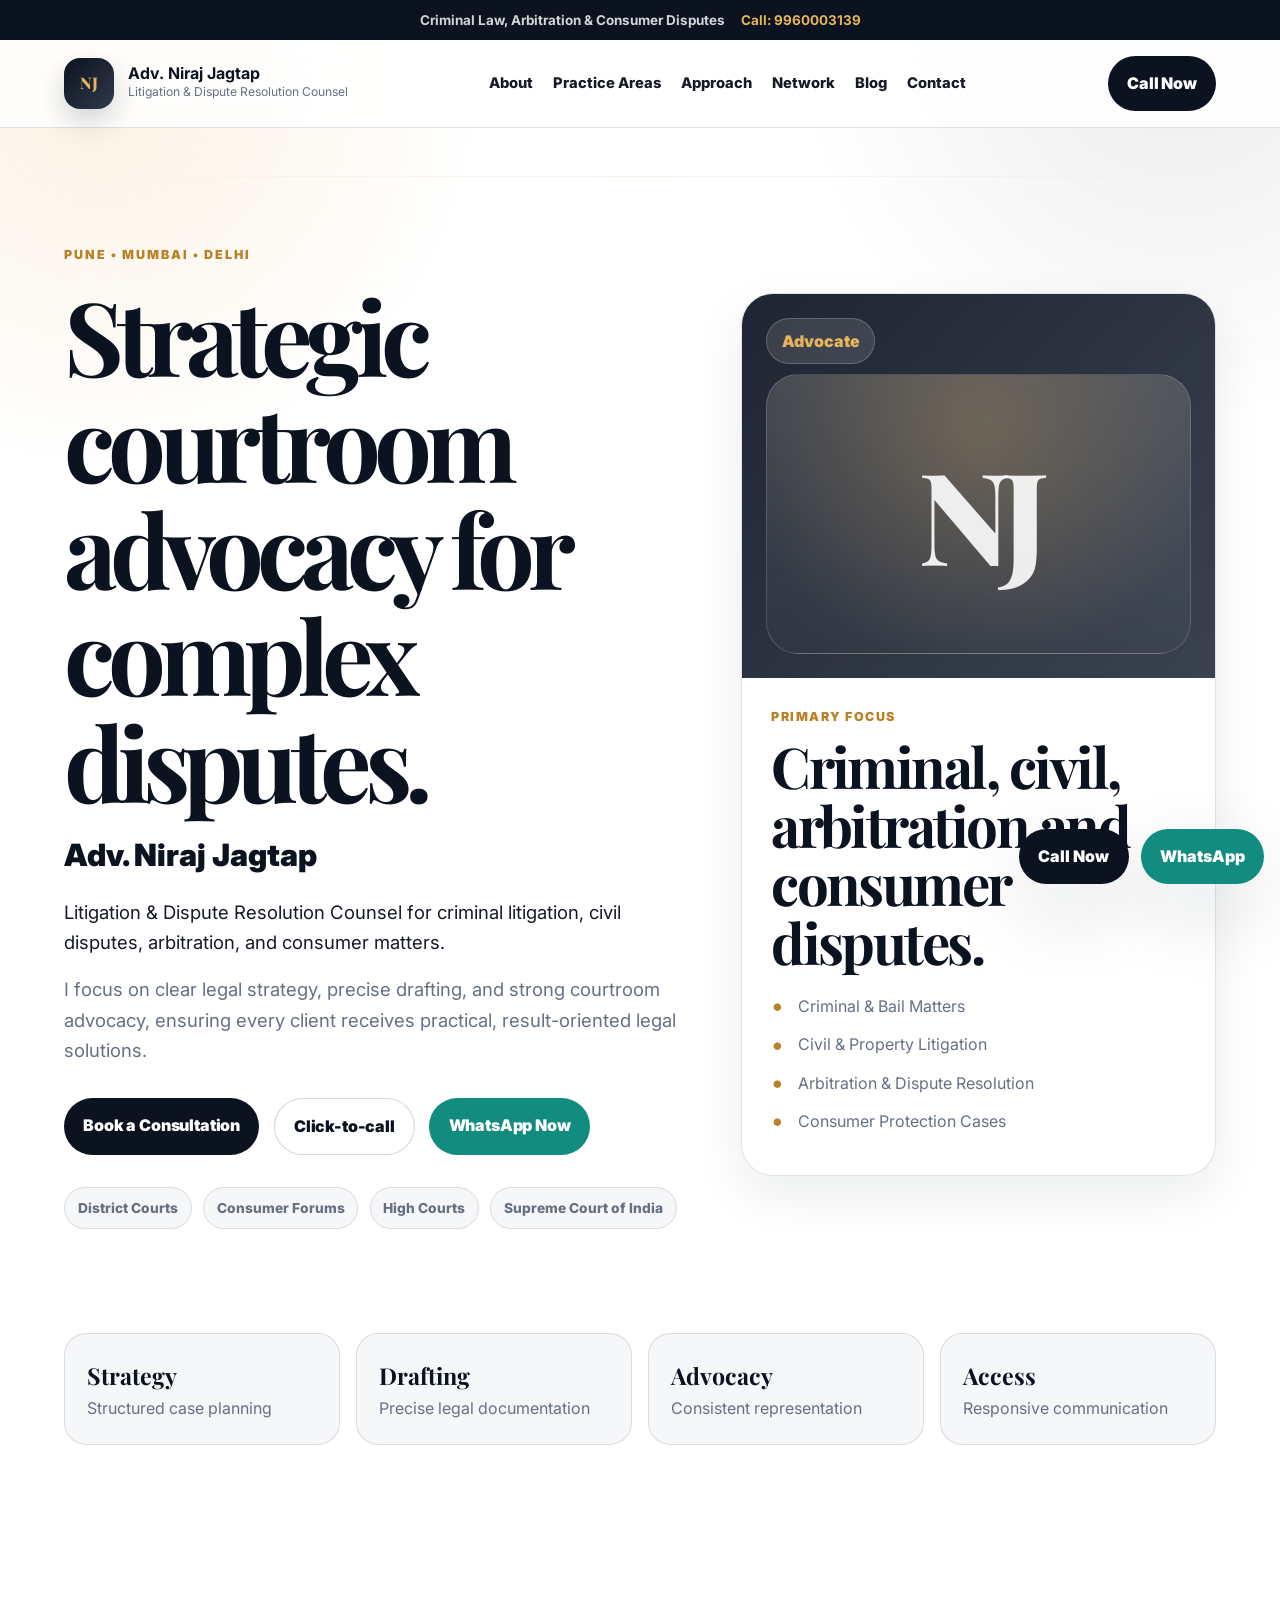
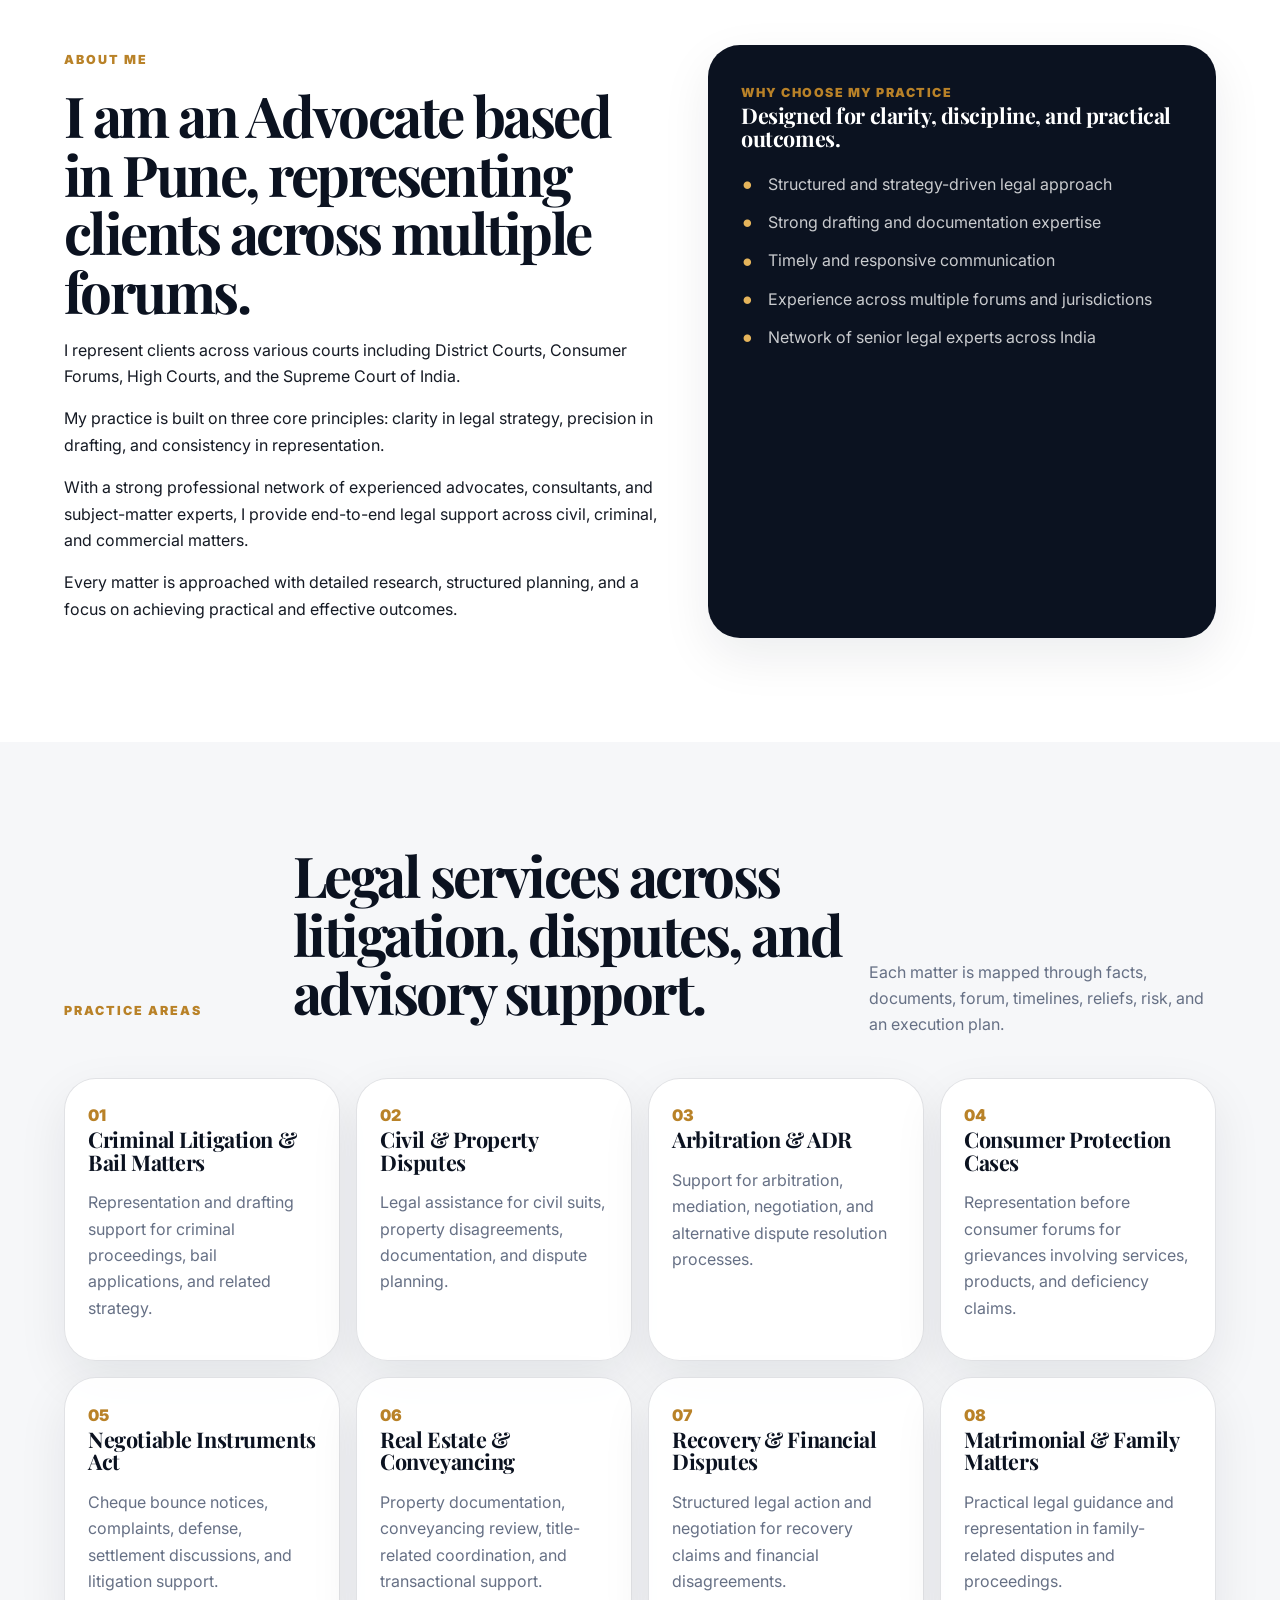
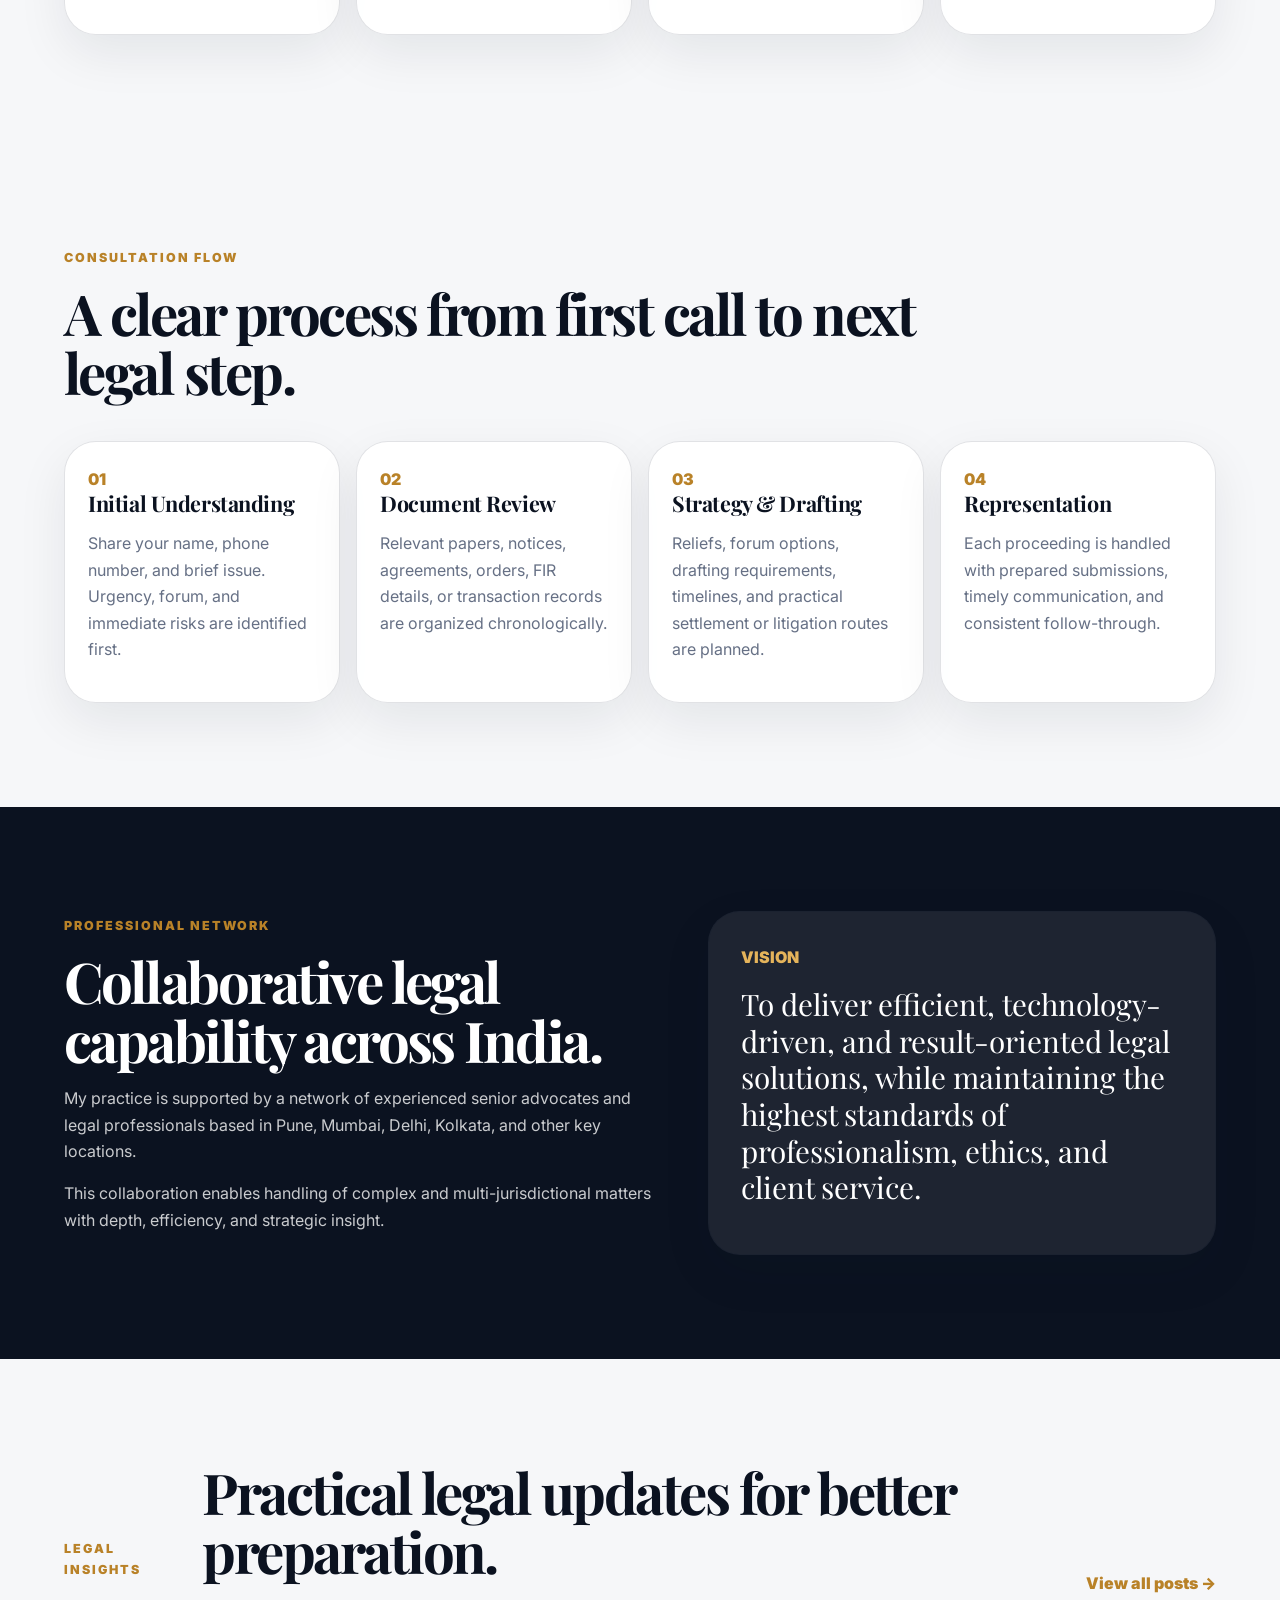
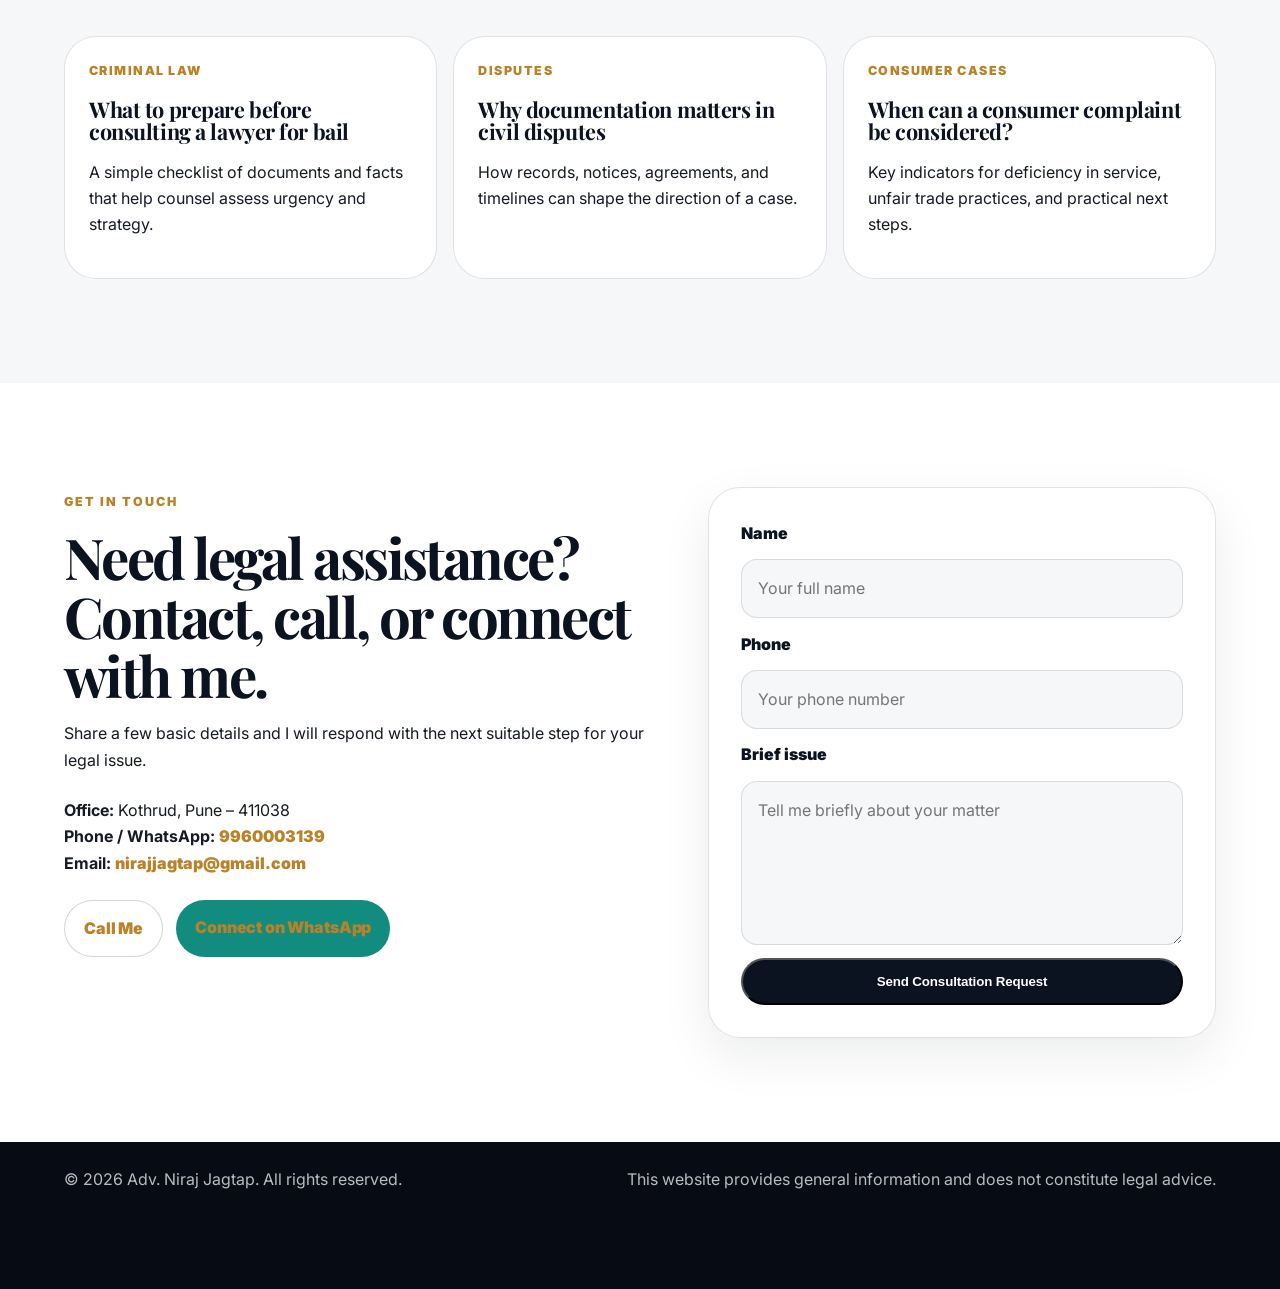
<file: index.html>
<!DOCTYPE html>
<html lang="en">
<head>
  <meta charset="UTF-8" />
  <meta name="viewport" content="width=device-width, initial-scale=1.0" />
  <meta name="description" content="Adv. Niraj Jagtap offers strategic legal representation in criminal litigation, civil disputes, arbitration, consumer matters, and more across Pune, Mumbai, and Delhi." />
  <title>Adv. Niraj Jagtap | Litigation & Dispute Resolution Counsel</title>
  <link rel="preconnect" href="https://fonts.googleapis.com">
  <link rel="preconnect" href="https://fonts.gstatic.com" crossorigin>
  <link href="https://fonts.googleapis.com/css2?family=Inter:wght@400;500;600;700;800;900&family=Playfair+Display:wght@600;700;800&display=swap" rel="stylesheet">
  <link rel="stylesheet" href="styles.css" />
</head>
<body>
  <div class="top-ribbon">
    <span>Criminal Law, Arbitration & Consumer Disputes</span>
    <a href="tel:+919960003139">Call: 9960003139</a>
  </div>

  <header class="site-header">
    <a class="brand" href="index.html" aria-label="Advocate Niraj Jagtap home">
      <span class="brand-mark">NJ</span>
      <span>
        <strong>Adv. Niraj Jagtap</strong>
        <small>Litigation & Dispute Resolution Counsel</small>
      </span>
    </a>
    <button class="nav-toggle" aria-label="Toggle navigation" aria-expanded="false">☰</button>
    <nav class="site-nav" aria-label="Main navigation">
      <a href="#about">About</a>
      <a href="#practice">Practice Areas</a>
      <a href="#approach">Approach</a>
      <a href="#network">Network</a>
      <a href="blog.html">Blog</a>
      <a href="#contact">Contact</a>
    </nav>
    <a class="header-call" href="tel:+919960003139">Call Now</a>
  </header>

  <main>
    <section class="hero section-pad reveal">
      <div class="hero-content">
        <span class="eyebrow">Pune • Mumbai • Delhi</span>
        <h1>Strategic courtroom advocacy for complex disputes.</h1>
        <p class="hero-subtitle">Adv. Niraj Jagtap</p>
        <p class="hero-copy">Litigation & Dispute Resolution Counsel for criminal litigation, civil disputes, arbitration, and consumer matters.</p>
        <p class="hero-copy muted">I focus on clear legal strategy, precise drafting, and strong courtroom advocacy, ensuring every client receives practical, result-oriented legal solutions.</p>
        <div class="hero-actions" aria-label="Consultation options">
          <a class="btn btn-primary" href="#contact">Book a Consultation</a>
          <a class="btn btn-outline" href="tel:+919960003139">Click-to-call</a>
          <a class="btn btn-whatsapp" href="https://wa.me/919960003139?text=Hello%20Adv.%20Niraj%20Jagtap%2C%20I%20would%20like%20to%20book%20a%20consultation." target="_blank" rel="noopener">WhatsApp Now</a>
        </div>
        <div class="hero-proof" aria-label="Practice strengths">
          <span>District Courts</span>
          <span>Consumer Forums</span>
          <span>High Courts</span>
          <span>Supreme Court of India</span>
        </div>
      </div>

      <aside class="counsel-card" aria-label="Advocate profile summary">
        <div class="portrait-shell">
          <div class="portrait-badge">Advocate</div>
          <div class="portrait-visual" aria-hidden="true">
            <span class="monogram">NJ</span>
          </div>
        </div>
        <div class="card-content">
          <p class="card-label">Primary Focus</p>
          <h2>Criminal, civil, arbitration and consumer disputes.</h2>
          <ul class="check-list compact">
            <li>Criminal & Bail Matters</li>
            <li>Civil & Property Litigation</li>
            <li>Arbitration & Dispute Resolution</li>
            <li>Consumer Protection Cases</li>
          </ul>
        </div>
      </aside>
    </section>

    <section class="trust-strip reveal" aria-label="Practice strengths">
      <div><strong>Strategy</strong><span>Structured case planning</span></div>
      <div><strong>Drafting</strong><span>Precise legal documentation</span></div>
      <div><strong>Advocacy</strong><span>Consistent representation</span></div>
      <div><strong>Access</strong><span>Responsive communication</span></div>
    </section>

    <section id="about" class="section-pad about-grid reveal">
      <div>
        <span class="eyebrow">About Me</span>
        <h2>I am an Advocate based in Pune, representing clients across multiple forums.</h2>
        <p>I represent clients across various courts including District Courts, Consumer Forums, High Courts, and the Supreme Court of India.</p>
        <p>My practice is built on three core principles: clarity in legal strategy, precision in drafting, and consistency in representation.</p>
        <p>With a strong professional network of experienced advocates, consultants, and subject-matter experts, I provide end-to-end legal support across civil, criminal, and commercial matters.</p>
        <p>Every matter is approached with detailed research, structured planning, and a focus on achieving practical and effective outcomes.</p>
      </div>
      <div class="principles-card">
        <span class="card-label">Why Choose My Practice</span>
        <h3>Designed for clarity, discipline, and practical outcomes.</h3>
        <ul class="check-list dark">
          <li>Structured and strategy-driven legal approach</li>
          <li>Strong drafting and documentation expertise</li>
          <li>Timely and responsive communication</li>
          <li>Experience across multiple forums and jurisdictions</li>
          <li>Network of senior legal experts across India</li>
        </ul>
      </div>
    </section>

    <section id="practice" class="section-pad practice-section reveal">
      <div class="section-heading">
        <span class="eyebrow">Practice Areas</span>
        <h2>Legal services across litigation, disputes, and advisory support.</h2>
        <p>Each matter is mapped through facts, documents, forum, timelines, reliefs, risk, and an execution plan.</p>
      </div>
      <div class="practice-grid">
        <article>
          <span>01</span>
          <h3>Criminal Litigation & Bail Matters</h3>
          <p>Representation and drafting support for criminal proceedings, bail applications, and related strategy.</p>
        </article>
        <article>
          <span>02</span>
          <h3>Civil & Property Disputes</h3>
          <p>Legal assistance for civil suits, property disagreements, documentation, and dispute planning.</p>
        </article>
        <article>
          <span>03</span>
          <h3>Arbitration & ADR</h3>
          <p>Support for arbitration, mediation, negotiation, and alternative dispute resolution processes.</p>
        </article>
        <article>
          <span>04</span>
          <h3>Consumer Protection Cases</h3>
          <p>Representation before consumer forums for grievances involving services, products, and deficiency claims.</p>
        </article>
        <article>
          <span>05</span>
          <h3>Negotiable Instruments Act</h3>
          <p>Cheque bounce notices, complaints, defense, settlement discussions, and litigation support.</p>
        </article>
        <article>
          <span>06</span>
          <h3>Real Estate & Conveyancing</h3>
          <p>Property documentation, conveyancing review, title-related coordination, and transactional support.</p>
        </article>
        <article>
          <span>07</span>
          <h3>Recovery & Financial Disputes</h3>
          <p>Structured legal action and negotiation for recovery claims and financial disagreements.</p>
        </article>
        <article>
          <span>08</span>
          <h3>Matrimonial & Family Matters</h3>
          <p>Practical legal guidance and representation in family-related disputes and proceedings.</p>
        </article>
      </div>
    </section>

    <section id="approach" class="section-pad process-section reveal">
      <div class="section-heading stacked">
        <span class="eyebrow">Consultation Flow</span>
        <h2>A clear process from first call to next legal step.</h2>
      </div>
      <div class="process-grid">
        <article>
          <span>01</span>
          <h3>Initial Understanding</h3>
          <p>Share your name, phone number, and brief issue. Urgency, forum, and immediate risks are identified first.</p>
        </article>
        <article>
          <span>02</span>
          <h3>Document Review</h3>
          <p>Relevant papers, notices, agreements, orders, FIR details, or transaction records are organized chronologically.</p>
        </article>
        <article>
          <span>03</span>
          <h3>Strategy & Drafting</h3>
          <p>Reliefs, forum options, drafting requirements, timelines, and practical settlement or litigation routes are planned.</p>
        </article>
        <article>
          <span>04</span>
          <h3>Representation</h3>
          <p>Each proceeding is handled with prepared submissions, timely communication, and consistent follow-through.</p>
        </article>
      </div>
    </section>

    <section id="network" class="section-pad split-panel reveal">
      <div>
        <span class="eyebrow">Professional Network</span>
        <h2>Collaborative legal capability across India.</h2>
        <p>My practice is supported by a network of experienced senior advocates and legal professionals based in Pune, Mumbai, Delhi, Kolkata, and other key locations.</p>
        <p>This collaboration enables handling of complex and multi-jurisdictional matters with depth, efficiency, and strategic insight.</p>
      </div>
      <div class="vision-card">
        <span>Vision</span>
        <p>To deliver efficient, technology-driven, and result-oriented legal solutions, while maintaining the highest standards of professionalism, ethics, and client service.</p>
      </div>
    </section>

    <section class="section-pad blog-preview reveal">
      <div class="section-heading compact">
        <span class="eyebrow">Legal Insights</span>
        <h2>Practical legal updates for better preparation.</h2>
        <a href="blog.html">View all posts →</a>
      </div>
      <div class="blog-cards">
        <article>
          <p class="blog-tag">Criminal Law</p>
          <h3>What to prepare before consulting a lawyer for bail</h3>
          <p>A simple checklist of documents and facts that help counsel assess urgency and strategy.</p>
        </article>
        <article>
          <p class="blog-tag">Disputes</p>
          <h3>Why documentation matters in civil disputes</h3>
          <p>How records, notices, agreements, and timelines can shape the direction of a case.</p>
        </article>
        <article>
          <p class="blog-tag">Consumer Cases</p>
          <h3>When can a consumer complaint be considered?</h3>
          <p>Key indicators for deficiency in service, unfair trade practices, and practical next steps.</p>
        </article>
      </div>
    </section>

    <section id="contact" class="section-pad contact-section reveal">
      <div class="contact-copy">
        <span class="eyebrow">Get in Touch</span>
        <h2>Need legal assistance? Contact, call, or connect with me.</h2>
        <p>Share a few basic details and I will respond with the next suitable step for your legal issue.</p>
        <address>
          <strong>Office:</strong> Kothrud, Pune – 411038<br>
          <strong>Phone / WhatsApp:</strong> <a href="tel:+919960003139">9960003139</a><br>
          <strong>Email:</strong> <a href="mailto:nirajjagtap@gmail.com">nirajjagtap@gmail.com</a>
        </address>
        <div class="contact-actions">
          <a class="btn btn-outline" href="tel:+919960003139">Call Me</a>
          <a class="btn btn-whatsapp" href="https://wa.me/919960003139?text=Hello%20Adv.%20Niraj%20Jagtap%2C%20I%20need%20legal%20assistance." target="_blank" rel="noopener">Connect on WhatsApp</a>
        </div>
      </div>
      <form class="contact-form" action="mailto:nirajjagtap@gmail.com" method="post" enctype="text/plain">
        <label for="name">Name</label>
        <input id="name" name="Name" type="text" placeholder="Your full name" required>
        <label for="phone">Phone</label>
        <input id="phone" name="Phone" type="tel" placeholder="Your phone number" required>
        <label for="issue">Brief issue</label>
        <textarea id="issue" name="Brief issue" rows="5" placeholder="Tell me briefly about your matter" required></textarea>
        <button class="btn btn-primary" type="submit">Send Consultation Request</button>
      </form>
    </section>
  </main>

  <footer class="site-footer">
    <p>© 2026 Adv. Niraj Jagtap. All rights reserved.</p>
    <p>This website provides general information and does not constitute legal advice.</p>
  </footer>

  <div class="floating-actions" aria-label="Persistent contact buttons">
    <a class="float-call" href="tel:+919960003139">Call Now</a>
    <a class="float-whatsapp" href="https://wa.me/919960003139?text=Hello%20Adv.%20Niraj%20Jagtap%2C%20I%20need%20legal%20assistance." target="_blank" rel="noopener" aria-label="WhatsApp Adv. Niraj Jagtap">WhatsApp</a>
  </div>

  <script src="script.js"></script>
</body>
</html>
</file>
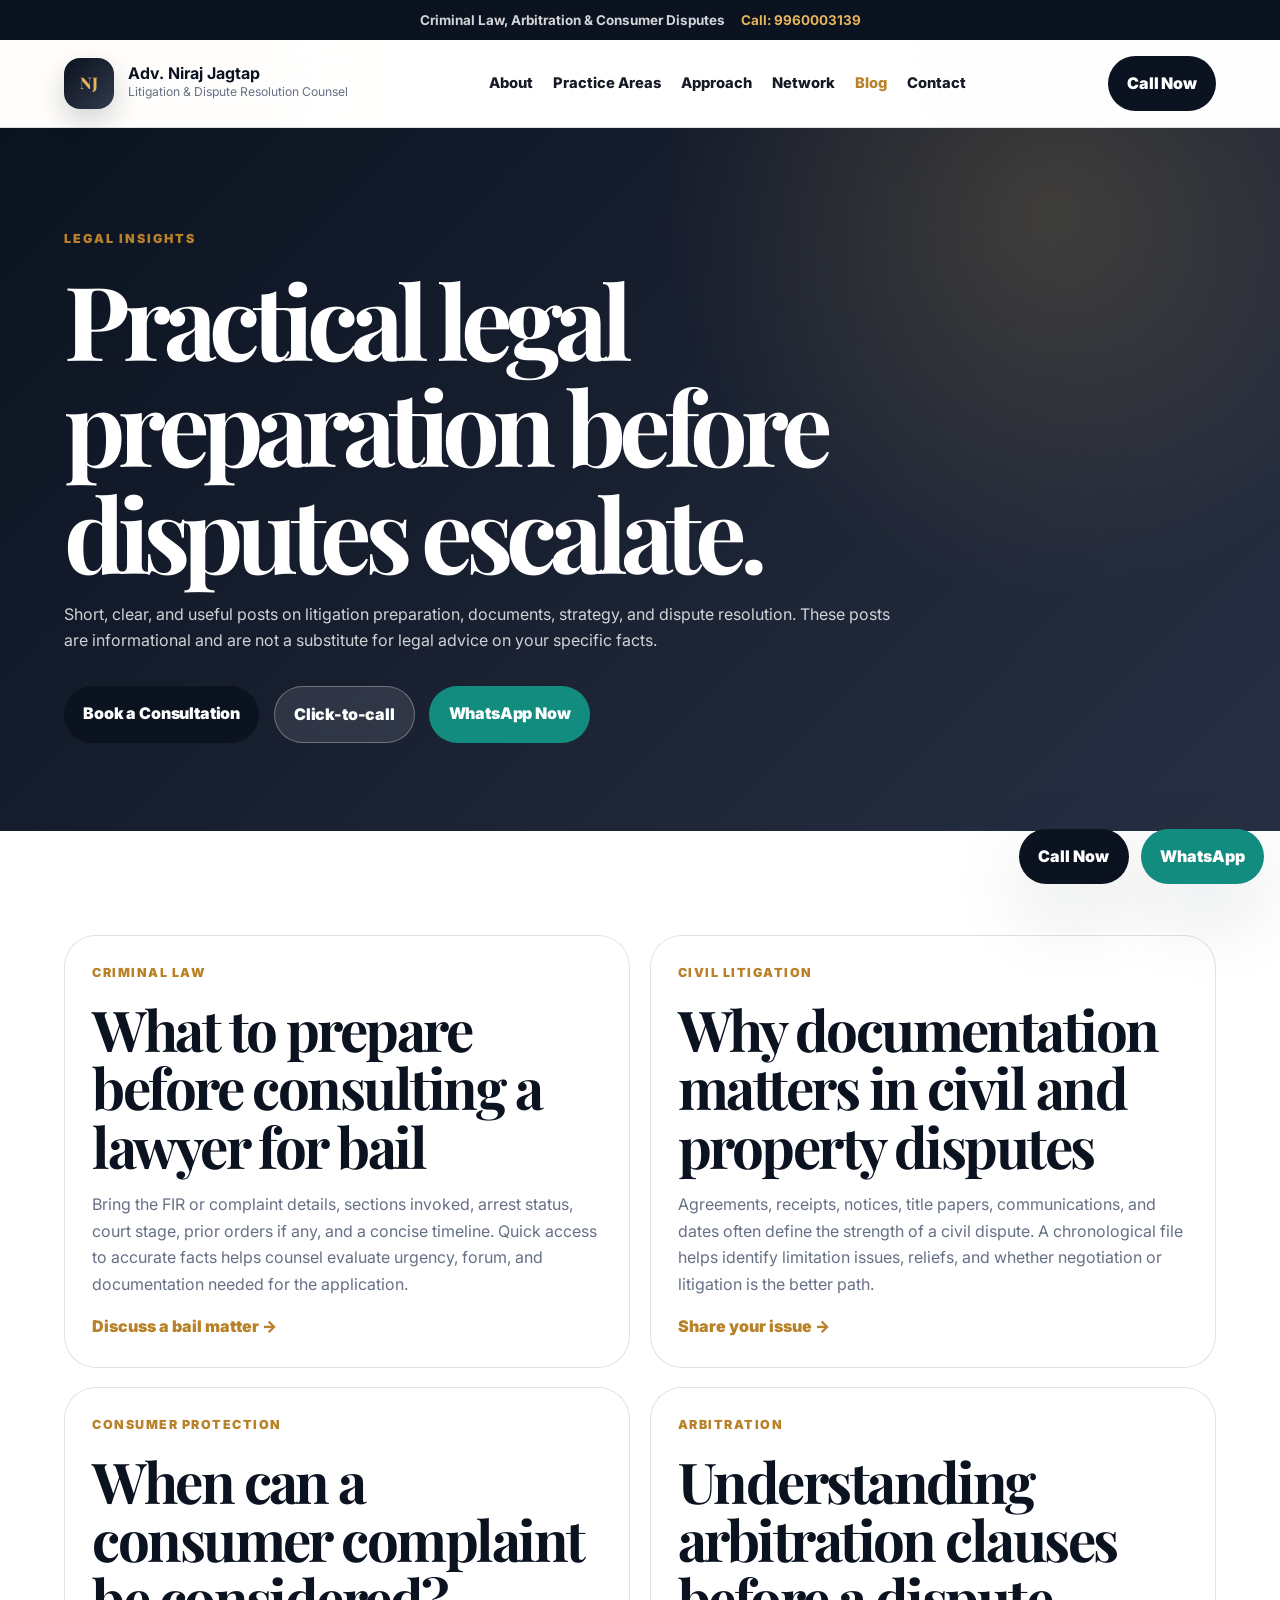
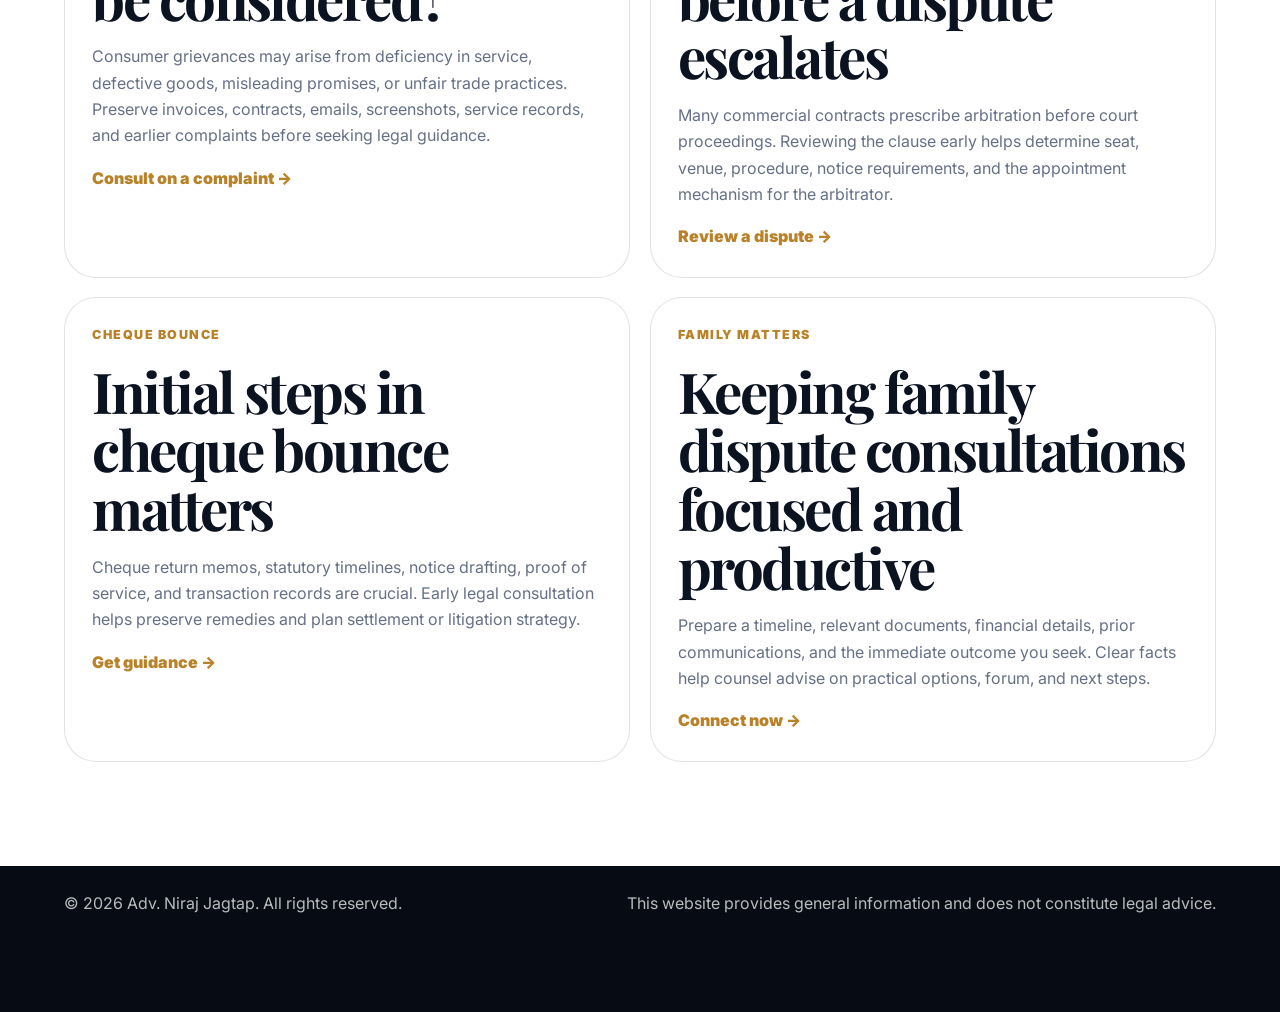
<file: blog.html>
<!DOCTYPE html>
<html lang="en">
<head>
  <meta charset="UTF-8" />
  <meta name="viewport" content="width=device-width, initial-scale=1.0" />
  <meta name="description" content="Legal insights by Adv. Niraj Jagtap on litigation, bail, civil disputes, arbitration, consumer matters, and practical legal preparation." />
  <title>Blog | Adv. Niraj Jagtap</title>
  <link rel="preconnect" href="https://fonts.googleapis.com">
  <link rel="preconnect" href="https://fonts.gstatic.com" crossorigin>
  <link href="https://fonts.googleapis.com/css2?family=Inter:wght@400;500;600;700;800;900&family=Playfair+Display:wght@600;700;800&display=swap" rel="stylesheet">
  <link rel="stylesheet" href="styles.css" />
</head>
<body>
  <div class="top-ribbon">
    <span>Criminal Law, Arbitration & Consumer Disputes</span>
    <a href="tel:+919960003139">Call: 9960003139</a>
  </div>

  <header class="site-header">
    <a class="brand" href="index.html" aria-label="Advocate Niraj Jagtap home">
      <span class="brand-mark">NJ</span>
      <span>
        <strong>Adv. Niraj Jagtap</strong>
        <small>Litigation & Dispute Resolution Counsel</small>
      </span>
    </a>
    <button class="nav-toggle" aria-label="Toggle navigation" aria-expanded="false">☰</button>
    <nav class="site-nav" aria-label="Main navigation">
      <a href="index.html#about">About</a>
      <a href="index.html#practice">Practice Areas</a>
      <a href="index.html#approach">Approach</a>
      <a href="index.html#network">Network</a>
      <a href="blog.html" aria-current="page">Blog</a>
      <a href="index.html#contact">Contact</a>
    </nav>
    <a class="header-call" href="tel:+919960003139">Call Now</a>
  </header>

  <main>
    <section class="page-hero section-pad reveal">
      <span class="eyebrow">Legal Insights</span>
      <h1>Practical legal preparation before disputes escalate.</h1>
      <p>Short, clear, and useful posts on litigation preparation, documents, strategy, and dispute resolution. These posts are informational and are not a substitute for legal advice on your specific facts.</p>
      <div class="hero-actions">
        <a class="btn btn-primary" href="index.html#contact">Book a Consultation</a>
        <a class="btn btn-outline light" href="tel:+919960003139">Click-to-call</a>
        <a class="btn btn-whatsapp" href="https://wa.me/919960003139?text=Hello%20Adv.%20Niraj%20Jagtap%2C%20I%20read%20your%20blog%20and%20need%20legal%20assistance." target="_blank" rel="noopener">WhatsApp Now</a>
      </div>
    </section>

    <section class="section-pad blog-list reveal" aria-label="Blog posts">
      <article class="post-card">
        <p class="blog-tag">Criminal Law</p>
        <h2>What to prepare before consulting a lawyer for bail</h2>
        <p>Bring the FIR or complaint details, sections invoked, arrest status, court stage, prior orders if any, and a concise timeline. Quick access to accurate facts helps counsel evaluate urgency, forum, and documentation needed for the application.</p>
        <a href="index.html#contact">Discuss a bail matter →</a>
      </article>
      <article class="post-card">
        <p class="blog-tag">Civil Litigation</p>
        <h2>Why documentation matters in civil and property disputes</h2>
        <p>Agreements, receipts, notices, title papers, communications, and dates often define the strength of a civil dispute. A chronological file helps identify limitation issues, reliefs, and whether negotiation or litigation is the better path.</p>
        <a href="index.html#contact">Share your issue →</a>
      </article>
      <article class="post-card">
        <p class="blog-tag">Consumer Protection</p>
        <h2>When can a consumer complaint be considered?</h2>
        <p>Consumer grievances may arise from deficiency in service, defective goods, misleading promises, or unfair trade practices. Preserve invoices, contracts, emails, screenshots, service records, and earlier complaints before seeking legal guidance.</p>
        <a href="index.html#contact">Consult on a complaint →</a>
      </article>
      <article class="post-card">
        <p class="blog-tag">Arbitration</p>
        <h2>Understanding arbitration clauses before a dispute escalates</h2>
        <p>Many commercial contracts prescribe arbitration before court proceedings. Reviewing the clause early helps determine seat, venue, procedure, notice requirements, and the appointment mechanism for the arbitrator.</p>
        <a href="index.html#contact">Review a dispute →</a>
      </article>
      <article class="post-card">
        <p class="blog-tag">Cheque Bounce</p>
        <h2>Initial steps in cheque bounce matters</h2>
        <p>Cheque return memos, statutory timelines, notice drafting, proof of service, and transaction records are crucial. Early legal consultation helps preserve remedies and plan settlement or litigation strategy.</p>
        <a href="index.html#contact">Get guidance →</a>
      </article>
      <article class="post-card">
        <p class="blog-tag">Family Matters</p>
        <h2>Keeping family dispute consultations focused and productive</h2>
        <p>Prepare a timeline, relevant documents, financial details, prior communications, and the immediate outcome you seek. Clear facts help counsel advise on practical options, forum, and next steps.</p>
        <a href="index.html#contact">Connect now →</a>
      </article>
    </section>
  </main>

  <footer class="site-footer">
    <p>© 2026 Adv. Niraj Jagtap. All rights reserved.</p>
    <p>This website provides general information and does not constitute legal advice.</p>
  </footer>

  <div class="floating-actions" aria-label="Persistent contact buttons">
    <a class="float-call" href="tel:+919960003139">Call Now</a>
    <a class="float-whatsapp" href="https://wa.me/919960003139?text=Hello%20Adv.%20Niraj%20Jagtap%2C%20I%20need%20legal%20assistance." target="_blank" rel="noopener" aria-label="WhatsApp Adv. Niraj Jagtap">WhatsApp</a>
  </div>

  <script src="script.js"></script>
</body>
</html>
</file>
<file: styles.css>
:root {
  --white: #ffffff;
  --soft: #f6f7f9;
  --soft-2: #eef1f5;
  --ink: #0b1220;
  --charcoal: #151a24;
  --muted: #667085;
  --line: rgba(15, 23, 42, 0.12);
  --line-strong: rgba(15, 23, 42, 0.18);
  --gold: #b98228;
  --gold-2: #e5b45b;
  --sand: #fbf5ea;
  --whatsapp: #128c7e;
  --shadow: 0 28px 80px rgba(15, 23, 42, 0.12);
  --shadow-soft: 0 18px 50px rgba(15, 23, 42, 0.08);
}

* { box-sizing: border-box; }

html { scroll-behavior: smooth; }

body {
  background: var(--white);
  color: var(--charcoal);
  font-family: Inter, system-ui, -apple-system, BlinkMacSystemFont, "Segoe UI", sans-serif;
  line-height: 1.65;
  margin: 0;
}

body::before {
  background:
    radial-gradient(circle at 8% 10%, rgba(229, 180, 91, 0.16), transparent 24rem),
    radial-gradient(circle at 92% 4%, rgba(17, 24, 39, 0.08), transparent 24rem);
  content: "";
  inset: 0;
  pointer-events: none;
  position: fixed;
  z-index: -1;
}

a { color: inherit; text-decoration: none; }

p { margin: 0 0 1rem; }

h1, h2, h3 {
  color: var(--ink);
  font-family: "Playfair Display", Georgia, serif;
  line-height: 1.04;
  margin: 0 0 1rem;
}

h1 { font-size: clamp(3.2rem, 8vw, 7.1rem); letter-spacing: -0.07em; max-width: 75rem; }
h2 { font-size: clamp(2rem, 4.4vw, 4rem); letter-spacing: -0.045em; }
h3 { font-size: 1.35rem; letter-spacing: -0.02em; }

.section-pad { padding: 6.5rem clamp(1.25rem, 5vw, 5.75rem); }

.top-ribbon {
  align-items: center;
  background: var(--ink);
  color: rgba(255, 255, 255, 0.82);
  display: flex;
  font-size: 0.84rem;
  font-weight: 700;
  justify-content: center;
  gap: 1rem;
  padding: 0.55rem 1rem;
}

.top-ribbon a { color: var(--gold-2); }

.site-header {
  align-items: center;
  backdrop-filter: blur(22px);
  background: rgba(255, 255, 255, 0.86);
  border-bottom: 1px solid var(--line);
  display: flex;
  gap: 1.5rem;
  justify-content: space-between;
  left: 0;
  padding: 1rem clamp(1.25rem, 5vw, 5.75rem);
  position: sticky;
  right: 0;
  top: 0;
  z-index: 50;
}

.brand { align-items: center; display: flex; gap: 0.85rem; min-width: max-content; }
.brand-mark {
  align-items: center;
  background: linear-gradient(135deg, var(--ink), #313a4b);
  border-radius: 1rem;
  box-shadow: 0 12px 28px rgba(11, 18, 32, 0.18);
  color: var(--gold-2);
  display: inline-flex;
  font-family: "Playfair Display", Georgia, serif;
  font-weight: 800;
  height: 3.15rem;
  justify-content: center;
  width: 3.15rem;
}
.brand strong { color: var(--ink); display: block; line-height: 1.1; }
.brand small { color: var(--muted); display: block; font-size: 0.76rem; }

.site-nav { align-items: center; display: flex; gap: 1.25rem; font-weight: 800; }
.site-nav a { color: var(--charcoal); font-size: 0.92rem; }
.site-nav a:hover, .site-nav a[aria-current="page"] { color: var(--gold); }

.header-call,
.btn {
  border-radius: 999px;
  display: inline-flex;
  font-weight: 900;
  justify-content: center;
  letter-spacing: -0.01em;
  padding: 0.9rem 1.2rem;
  transition: transform 180ms ease, box-shadow 180ms ease, background 180ms ease, border-color 180ms ease;
}

.header-call, .btn-primary { background: var(--ink); color: white; }
.btn-outline { background: white; border: 1px solid var(--line-strong); color: var(--ink); }
.btn-outline.light { background: rgba(255, 255, 255, 0.1); border-color: rgba(255, 255, 255, 0.3); color: white; }
.btn-whatsapp { background: var(--whatsapp); color: white; }
.btn:hover, .header-call:hover { box-shadow: var(--shadow-soft); transform: translateY(-2px); }
.nav-toggle { display: none; }

.hero {
  display: grid;
  gap: 3rem;
  grid-template-columns: minmax(0, 1.14fr) minmax(20rem, 0.86fr);
  min-height: 86vh;
  overflow: hidden;
  padding-top: 7rem;
  position: relative;
}

.hero::after {
  background: linear-gradient(90deg, transparent, rgba(185, 130, 40, 0.12), transparent);
  content: "";
  height: 1px;
  left: 5vw;
  position: absolute;
  right: 5vw;
  top: 3rem;
}

.eyebrow {
  color: var(--gold);
  display: inline-flex;
  font-size: 0.78rem;
  font-weight: 900;
  letter-spacing: 0.16em;
  margin-bottom: 1rem;
  text-transform: uppercase;
}

.hero-subtitle { color: var(--ink); font-size: clamp(1.25rem, 2.4vw, 2rem); font-weight: 900; margin-bottom: 1rem; }
.hero-copy { color: var(--charcoal); font-size: 1.16rem; max-width: 47rem; }
.muted { color: var(--muted); }
.hero-actions { display: flex; flex-wrap: wrap; gap: 0.9rem; margin-top: 2rem; }

.hero-proof {
  display: flex;
  flex-wrap: wrap;
  gap: 0.7rem;
  margin-top: 2rem;
}
.hero-proof span {
  background: var(--soft);
  border: 1px solid var(--line);
  border-radius: 999px;
  color: var(--muted);
  font-size: 0.86rem;
  font-weight: 800;
  padding: 0.55rem 0.8rem;
}

.counsel-card,
.principles-card,
.vision-card,
.contact-form,
.post-card,
.blog-cards article,
.process-grid article,
.practice-grid article {
  background: rgba(255, 255, 255, 0.92);
  border: 1px solid var(--line);
  border-radius: 2rem;
  box-shadow: var(--shadow-soft);
}

.counsel-card { align-self: center; overflow: hidden; }
.portrait-shell {
  background:
    linear-gradient(135deg, rgba(11, 18, 32, 0.92), rgba(41, 49, 65, 0.92)),
    repeating-linear-gradient(90deg, rgba(255,255,255,0.08) 0 1px, transparent 1px 48px);
  min-height: 24rem;
  padding: 1.5rem;
  position: relative;
}
.portrait-badge {
  background: rgba(255, 255, 255, 0.12);
  border: 1px solid rgba(255, 255, 255, 0.2);
  border-radius: 999px;
  color: var(--gold-2);
  display: inline-flex;
  font-weight: 900;
  padding: 0.55rem 0.9rem;
}
.portrait-visual {
  align-items: center;
  background:
    radial-gradient(circle at 50% 20%, rgba(229, 180, 91, 0.26), transparent 15rem),
    linear-gradient(180deg, rgba(255,255,255,0.14), rgba(255,255,255,0.02));
  border: 1px solid rgba(255, 255, 255, 0.16);
  border-radius: 2rem;
  bottom: 1.5rem;
  display: flex;
  justify-content: center;
  left: 1.5rem;
  position: absolute;
  right: 1.5rem;
  top: 5rem;
}
.monogram { color: rgba(255, 255, 255, 0.9); font-family: "Playfair Display", Georgia, serif; font-size: clamp(5rem, 12vw, 8rem); font-weight: 800; letter-spacing: -0.08em; }
.card-content { padding: 1.8rem; }
.card-label { color: var(--gold); font-size: 0.78rem; font-weight: 900; letter-spacing: 0.12em; margin-bottom: 0.6rem; text-transform: uppercase; }

.check-list { list-style: none; margin: 1.35rem 0 0; padding: 0; }
.check-list li { margin-bottom: 0.75rem; padding-left: 1.7rem; position: relative; }
.check-list li::before { color: var(--gold); content: "•"; font-size: 1.5rem; left: 0; line-height: 1; position: absolute; top: 0.08rem; }
.check-list.compact { color: var(--muted); }

.trust-strip {
  display: grid;
  gap: 1rem;
  grid-template-columns: repeat(4, 1fr);
  padding: 0 clamp(1.25rem, 5vw, 5.75rem) 6rem;
}
.trust-strip div { background: var(--soft); border: 1px solid var(--line); border-radius: 1.4rem; padding: 1.4rem; }
.trust-strip strong { color: var(--ink); display: block; font-family: "Playfair Display", Georgia, serif; font-size: 1.45rem; }
.trust-strip span { color: var(--muted); }

.about-grid, .split-panel, .contact-section {
  display: grid;
  gap: 3rem;
  grid-template-columns: minmax(0, 1.08fr) minmax(20rem, 0.92fr);
}
.principles-card { background: var(--ink); color: rgba(255, 255, 255, 0.78); padding: 2rem; }
.principles-card h3 { color: white; }
.check-list.dark li::before { color: var(--gold-2); }

.practice-section, .process-section, .blog-preview { background: var(--soft); }
.section-heading { align-items: end; display: grid; gap: 1rem; grid-template-columns: 0.38fr 1fr 0.62fr; margin-bottom: 2.5rem; }
.section-heading h2 { max-width: 58rem; }
.section-heading p { color: var(--muted); margin: 0; }
.section-heading.stacked { display: block; max-width: 58rem; }
.section-heading.compact { align-items: end; display: flex; gap: 2rem; justify-content: space-between; }
.section-heading.compact a { color: var(--gold); font-weight: 900; min-width: max-content; }

.practice-grid, .process-grid { display: grid; gap: 1rem; grid-template-columns: repeat(4, 1fr); }
.practice-grid article, .process-grid article { min-height: 16rem; padding: 1.45rem; transition: transform 180ms ease, box-shadow 180ms ease; }
.practice-grid article:hover, .process-grid article:hover, .post-card:hover, .blog-cards article:hover { box-shadow: var(--shadow); transform: translateY(-4px); }
.practice-grid span, .process-grid span { color: var(--gold); font-weight: 900; }
.practice-grid p, .process-grid p { color: var(--muted); }

.split-panel { background: var(--ink); color: rgba(255, 255, 255, 0.78); }
.split-panel h2 { color: white; }
.vision-card { background: rgba(255, 255, 255, 0.08); color: white; padding: 2rem; }
.vision-card span { color: var(--gold-2); font-weight: 900; text-transform: uppercase; }
.vision-card p { font-family: "Playfair Display", Georgia, serif; font-size: 1.85rem; line-height: 1.24; margin-top: 1rem; }

.blog-cards { display: grid; gap: 1rem; grid-template-columns: repeat(3, 1fr); }
.blog-cards article { box-shadow: none; padding: 1.5rem; transition: transform 180ms ease, box-shadow 180ms ease; }
.blog-tag { color: var(--gold); font-size: 0.78rem; font-weight: 900; letter-spacing: 0.12em; text-transform: uppercase; }

.contact-section { background: var(--white); }
.contact-copy address { font-style: normal; margin-top: 1.5rem; }
.contact-copy a { color: var(--gold); font-weight: 900; }
.contact-actions { display: flex; flex-wrap: wrap; gap: 0.8rem; margin-top: 1.5rem; }
.contact-form { display: grid; gap: 0.8rem; padding: 2rem; }
.contact-form label { color: var(--ink); font-weight: 900; }
.contact-form input, .contact-form textarea {
  background: var(--soft);
  border: 1px solid var(--line);
  border-radius: 1rem;
  font: inherit;
  padding: 0.95rem 1rem;
  resize: vertical;
  width: 100%;
}
.contact-form input:focus, .contact-form textarea:focus { border-color: var(--gold); outline: 3px solid rgba(185, 130, 40, 0.16); }

.page-hero {
  background:
    radial-gradient(circle at 82% 12%, rgba(229, 180, 91, 0.18), transparent 24rem),
    linear-gradient(135deg, var(--ink), #273043);
  color: rgba(255, 255, 255, 0.8);
  padding-bottom: 5.5rem;
  padding-top: 6rem;
}
.page-hero h1 { color: white; max-width: 65rem; }
.page-hero p { max-width: 52rem; }
.blog-list { display: grid; gap: 1.2rem; grid-template-columns: repeat(2, 1fr); }
.post-card { box-shadow: none; padding: 1.7rem; transition: transform 180ms ease, box-shadow 180ms ease; }
.post-card p:not(.blog-tag) { color: var(--muted); }
.post-card a { color: var(--gold); font-weight: 900; }

.site-footer {
  background: #070c14;
  color: rgba(255, 255, 255, 0.72);
  display: flex;
  flex-wrap: wrap;
  gap: 1rem;
  justify-content: space-between;
  padding: 1.5rem clamp(1.25rem, 5vw, 5.75rem) 6rem;
}
.site-footer p { margin: 0; }

.floating-actions {
  bottom: 1rem;
  display: flex;
  gap: 0.75rem;
  position: fixed;
  right: 1rem;
  z-index: 60;
}
.floating-actions a {
  border-radius: 999px;
  box-shadow: var(--shadow);
  color: white;
  font-weight: 900;
  padding: 0.9rem 1.2rem;
}
.float-call { background: var(--ink); }
.float-whatsapp { background: var(--whatsapp); }

.reveal { opacity: 0; transform: translateY(24px); transition: opacity 700ms ease, transform 700ms ease; }
.reveal.in-view { opacity: 1; transform: translateY(0); }

@media (prefers-reduced-motion: reduce) {
  html { scroll-behavior: auto; }
  .reveal, .practice-grid article, .process-grid article, .post-card, .blog-cards article, .btn, .header-call { transition: none; }
}

@media (max-width: 1120px) {
  .practice-grid, .process-grid { grid-template-columns: repeat(2, 1fr); }
  .section-heading { grid-template-columns: 1fr; }
  .hero, .about-grid, .split-panel, .contact-section { grid-template-columns: 1fr; }
  .counsel-card { align-self: stretch; }
}

@media (max-width: 780px) {
  .section-pad { padding: 4.5rem 1.15rem; }
  .top-ribbon { flex-direction: column; gap: 0.1rem; text-align: center; }
  .site-header { padding: 0.85rem 1rem; top: 0; }
  .brand small { display: none; }
  .nav-toggle {
    background: var(--ink);
    border: 0;
    border-radius: 0.8rem;
    color: white;
    display: inline-flex;
    font-size: 1.2rem;
    padding: 0.5rem 0.7rem;
  }
  .site-nav {
    background: var(--white);
    border: 1px solid var(--line);
    border-radius: 1.2rem;
    box-shadow: var(--shadow);
    display: none;
    flex-direction: column;
    left: 1rem;
    padding: 1rem;
    position: absolute;
    right: 1rem;
    top: 4.9rem;
  }
  .site-nav.open { display: flex; }
  .header-call { display: none; }
  .hero { min-height: auto; padding-top: 4.8rem; }
  .trust-strip, .blog-cards, .blog-list { grid-template-columns: 1fr; }
  .trust-strip { padding: 0 1.15rem 4.5rem; }
  .practice-grid, .process-grid { grid-template-columns: 1fr; }
  .section-heading.compact { align-items: start; flex-direction: column; }
  .floating-actions { left: 0.75rem; right: 0.75rem; }
  .floating-actions a { flex: 1; padding-inline: 0.8rem; text-align: center; }
}
</file>
